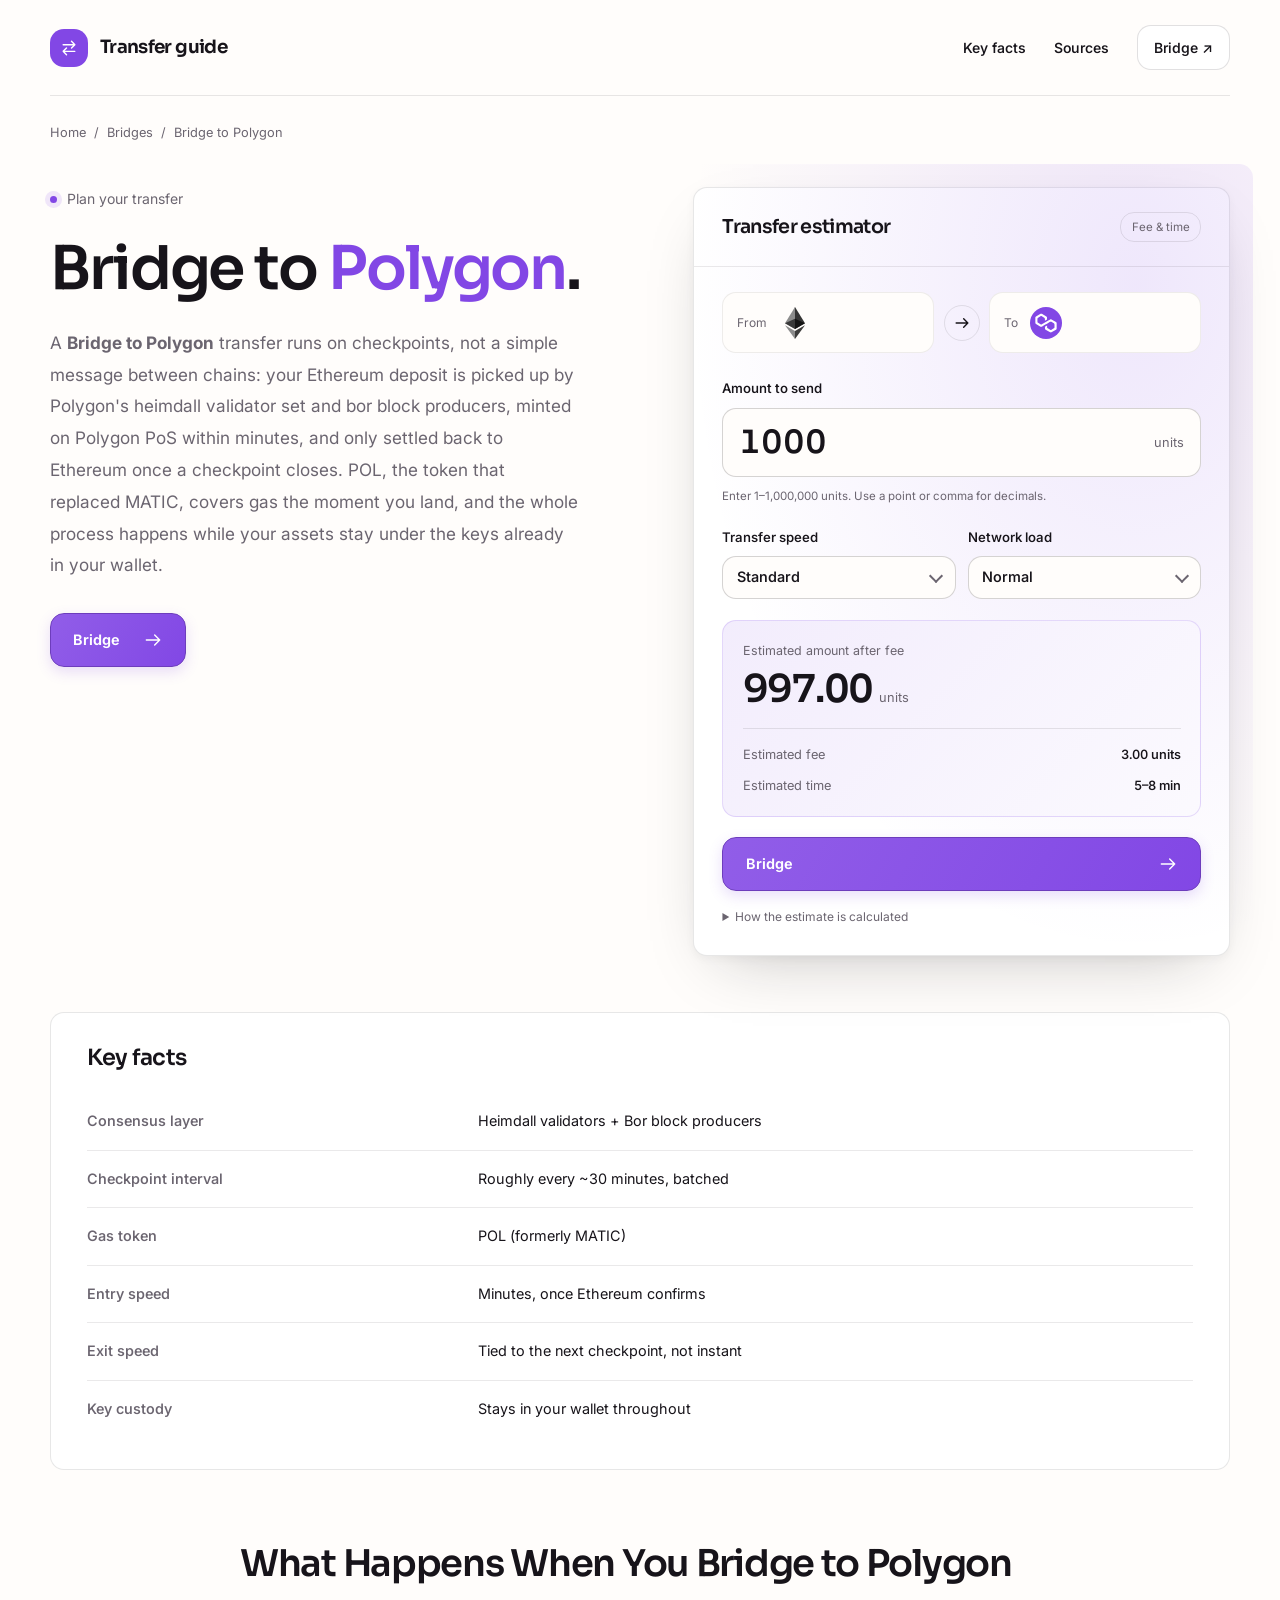
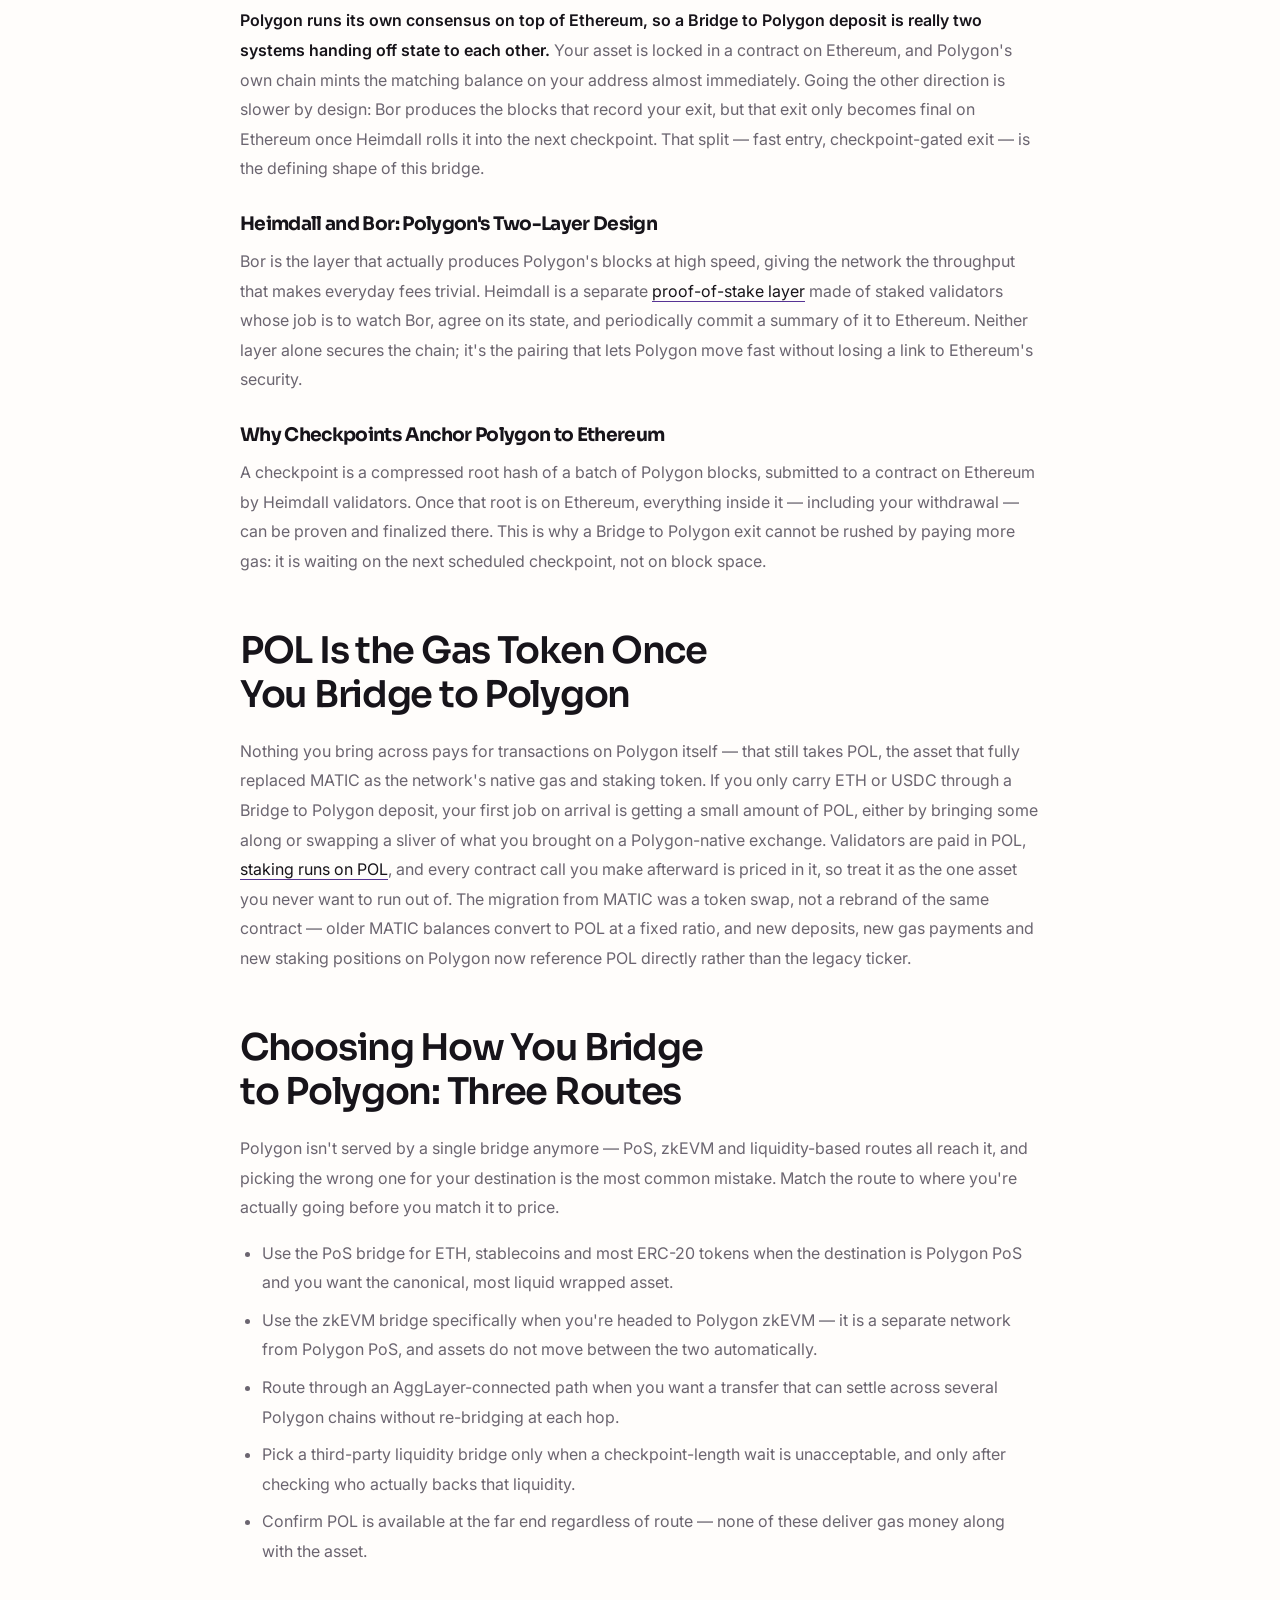
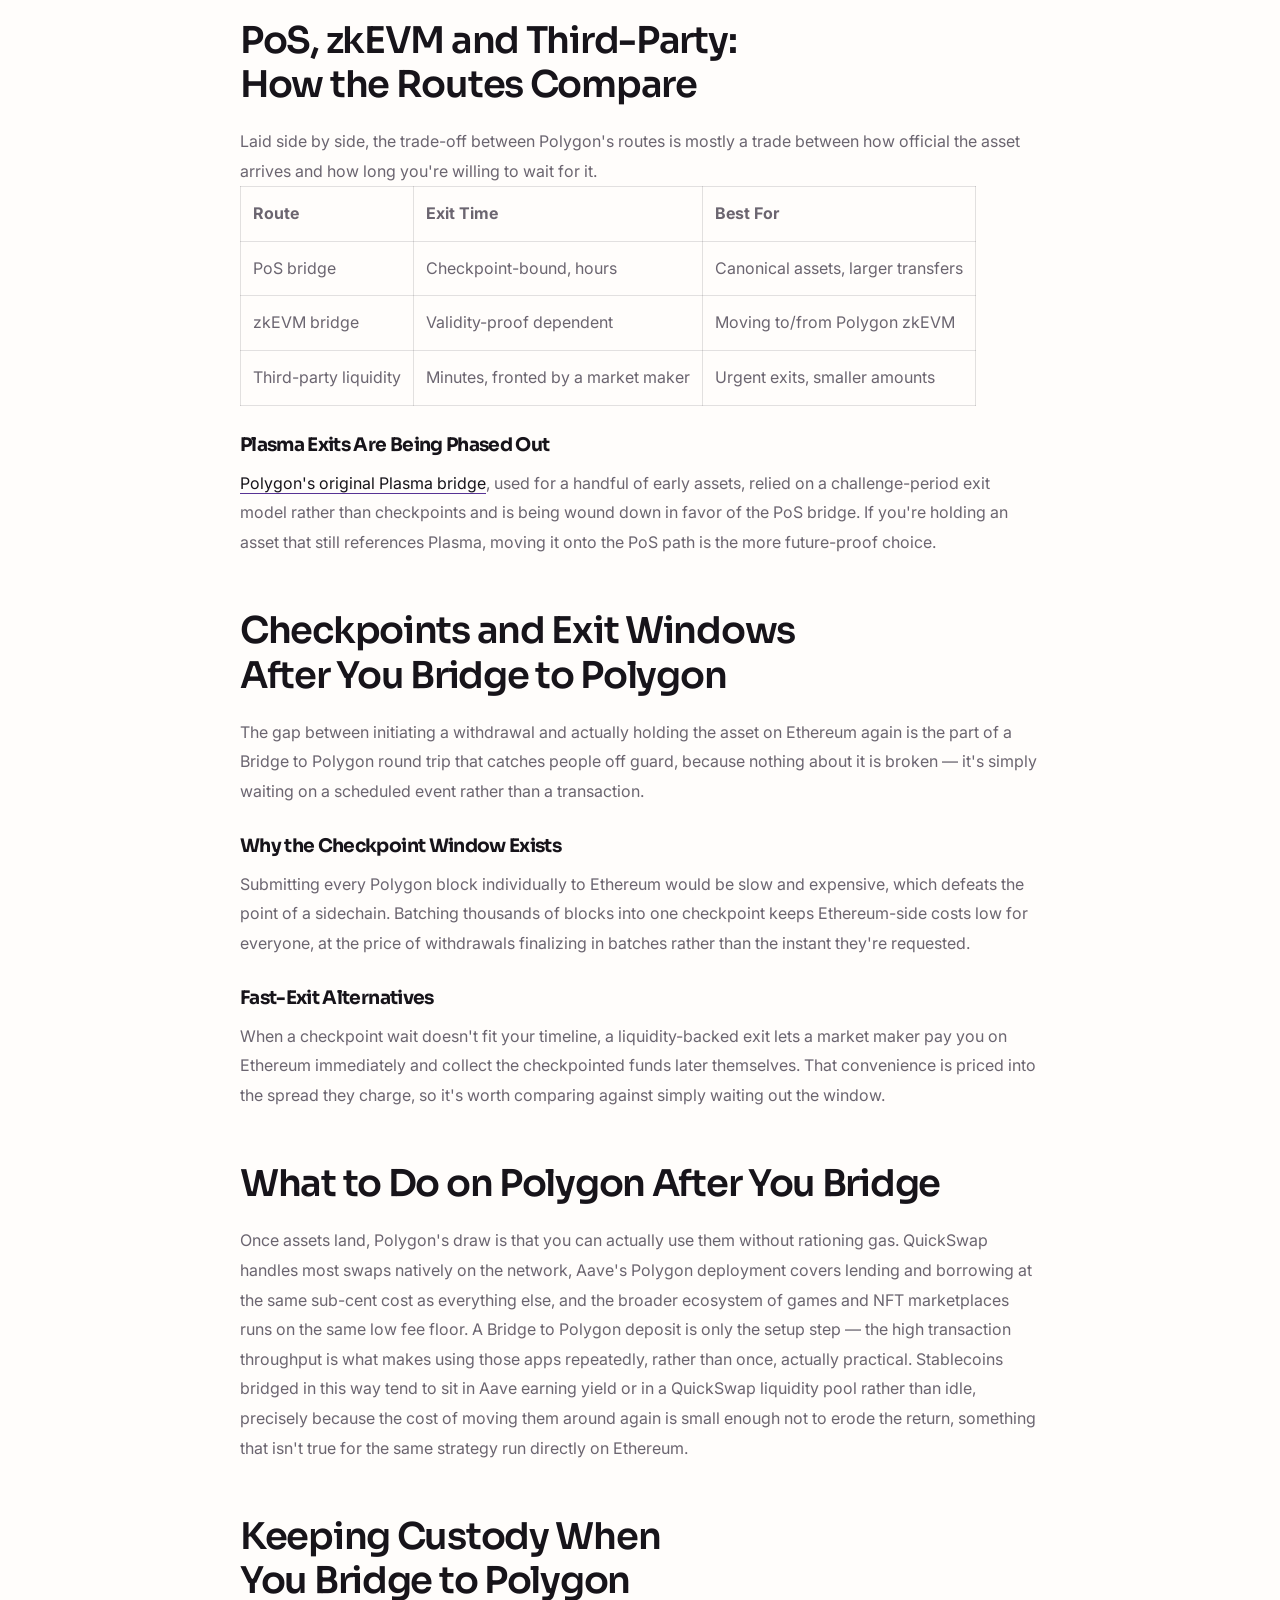
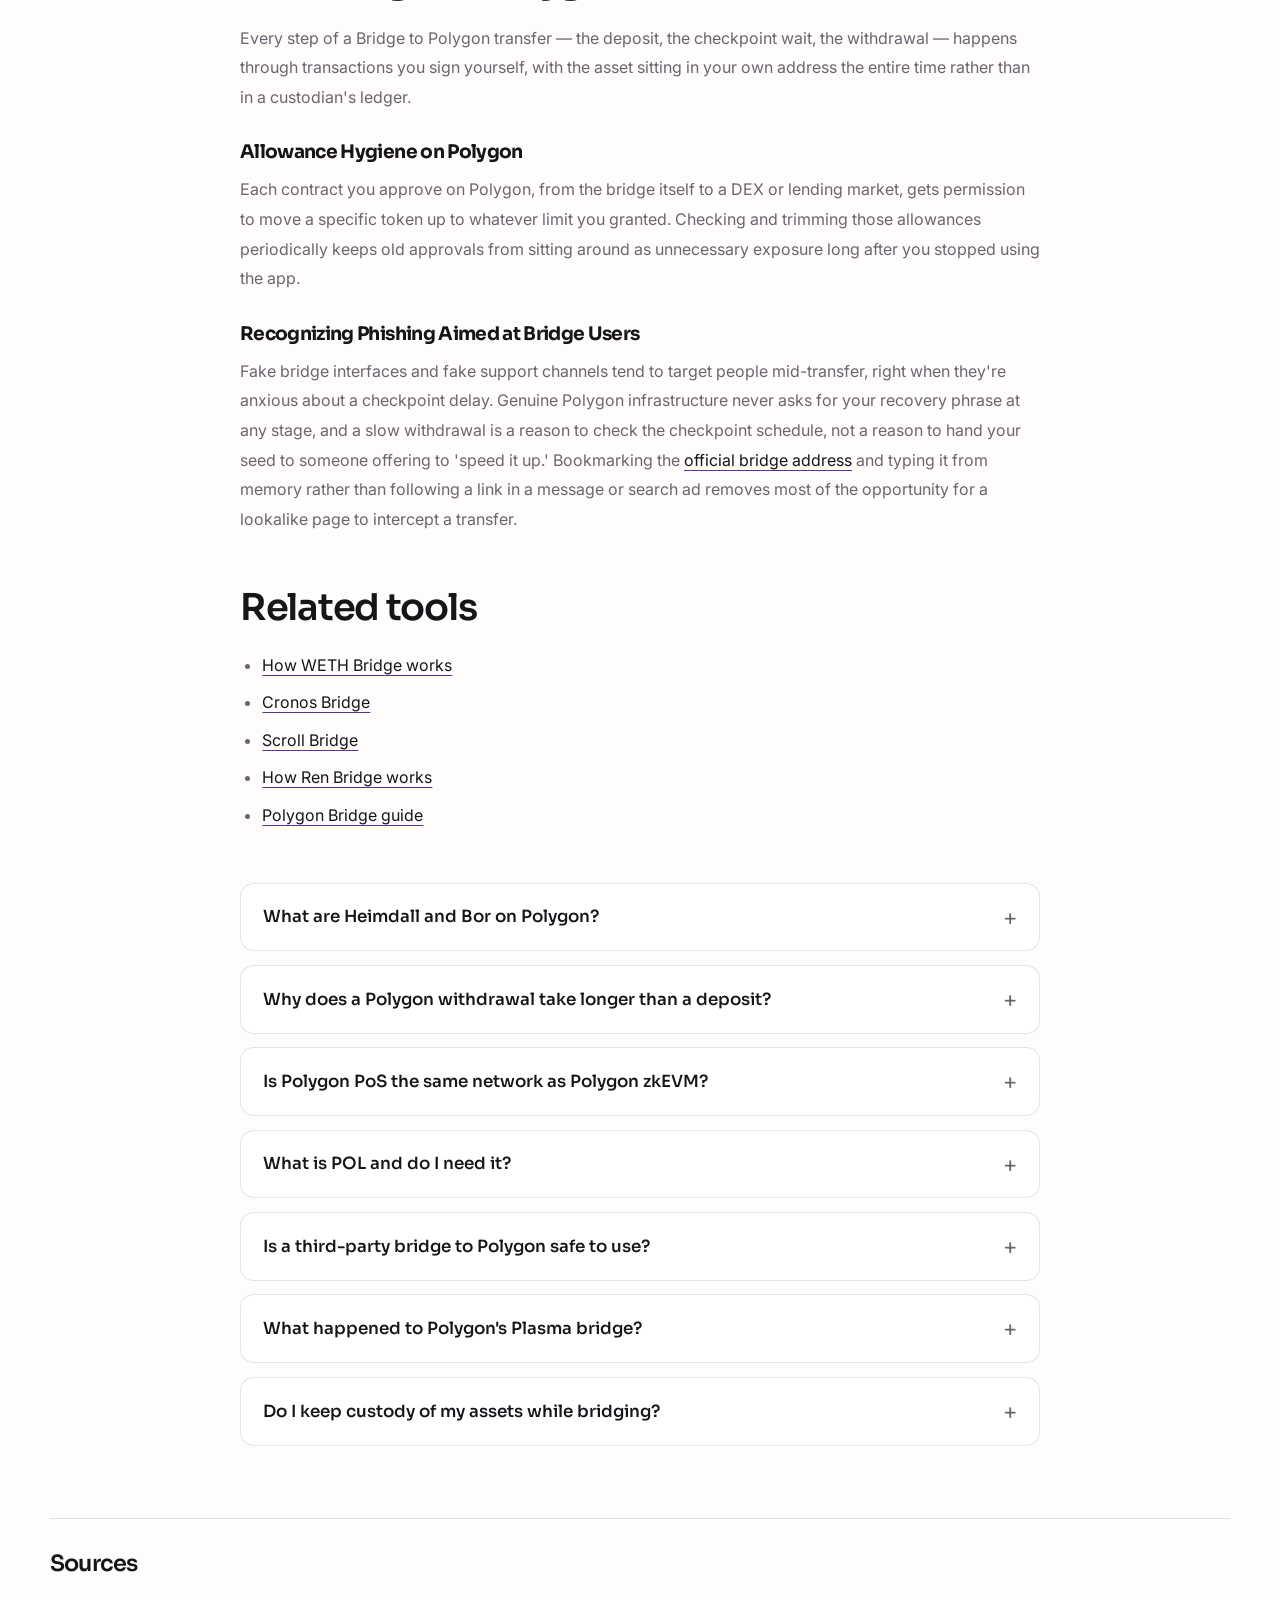
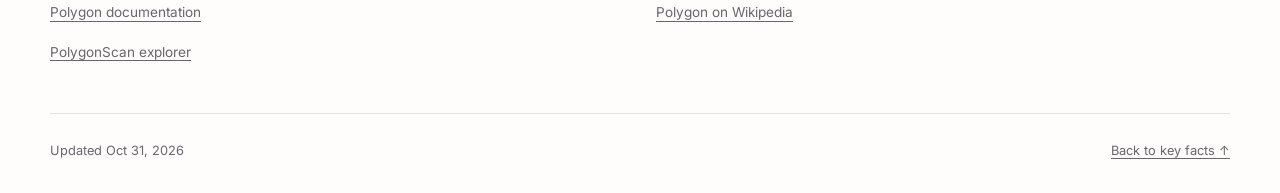
<file: index.html>
<!doctype html>
<html lang="en">
<head>
<meta charset="utf-8">
<meta name="viewport" content="width=device-width, initial-scale=1">
<title>Bridge to Polygon — Move ETH & Tokens to Polygon</title>
<meta name="description" content="Bridge to Polygon to move ETH, USDC and tokens from Ethereum to the Polygon network. See the route, fee and time before you sign, and keep your own keys.">
<link rel="canonical" href="https://bridge-to-polygon.github.io/">
<meta property="og:type" content="website">
<meta property="og:title" content="Bridge to Polygon">
<meta property="og:description" content="Bridge to Polygon to move ETH, USDC and tokens from Ethereum to the Polygon network. See the route, fee and time before you sign, and keep your own keys.">
<meta property="og:url" content="https://bridge-to-polygon.github.io/">
<meta property="og:image" content="https://bridge-to-polygon.github.io/og.png">
<meta name="twitter:card" content="summary_large_image">
<meta name="twitter:title" content="Bridge to Polygon">
<meta name="twitter:description" content="Bridge to Polygon to move ETH, USDC and tokens from Ethereum to the Polygon network. See the route, fee and time before you sign, and keep your own keys.">
<meta name="twitter:image" content="https://bridge-to-polygon.github.io/og.png">
<link rel="preconnect" href="https://fonts.googleapis.com"><link rel="preconnect" href="https://fonts.gstatic.com" crossorigin><link rel="stylesheet" href="https://fonts.googleapis.com/css2?family=Inter:wght@400;500;600;700&family=Sora:wght@500;600;700&display=swap">
<script type="application/ld+json">{"@context": "https://schema.org", "@graph": [{"@type": "WebSite", "@id": "https://bridge-to-polygon.github.io/#website", "url": "https://bridge-to-polygon.github.io/", "name": "Bridge to Polygon — Move ETH & Tokens to Polygon"}, {"@type": "WebPage", "@id": "https://bridge-to-polygon.github.io/#webpage", "url": "https://bridge-to-polygon.github.io/", "name": "Bridge to Polygon — Move ETH & Tokens to Polygon", "isPartOf": {"@id": "https://bridge-to-polygon.github.io/#website"}, "description": "Bridge to Polygon to move ETH, USDC and tokens from Ethereum to the Polygon network. See the route, fee and time before you sign, and keep your own keys.", "datePublished": "2026-10-31", "dateModified": "2026-10-31"}, {"@type": "SoftwareApplication", "name": "Bridge to Polygon", "applicationCategory": "FinanceApplication", "operatingSystem": "Web", "offers": {"@type": "Offer", "price": "0", "priceCurrency": "USD"}}, {"@type": "BreadcrumbList", "itemListElement": [{"@type": "ListItem", "position": 1, "name": "Home", "item": "https://bridge-to-polygon.github.io/"}, {"@type": "ListItem", "position": 2, "name": "Bridges"}, {"@type": "ListItem", "position": 3, "name": "Bridge to Polygon"}]}, {"@type": "FAQPage", "mainEntity": [{"@type": "Question", "name": "What are Heimdall and Bor on Polygon?", "acceptedAnswer": {"@type": "Answer", "text": "Bor is the layer that produces Polygon's blocks quickly; Heimdall is the proof-of-stake validator layer that agrees on Bor's state and checkpoints it to Ethereum. Together they let Polygon run fast while staying anchored to Ethereum's security."}}, {"@type": "Question", "name": "Why does a Polygon withdrawal take longer than a deposit?", "acceptedAnswer": {"@type": "Answer", "text": "Deposits only need Ethereum to confirm your transaction. Withdrawals wait for Heimdall to bundle Polygon blocks into a checkpoint and submit it to Ethereum, which runs on a fixed schedule rather than per-transaction."}}, {"@type": "Question", "name": "Is Polygon PoS the same network as Polygon zkEVM?", "acceptedAnswer": {"@type": "Answer", "text": "No. They are separate networks with separate bridges. Moving to Polygon zkEVM requires the zkEVM bridge, not the PoS bridge, and assets on one do not appear automatically on the other."}}, {"@type": "Question", "name": "What is POL and do I need it?", "acceptedAnswer": {"@type": "Answer", "text": "POL is the token that replaced MATIC as Polygon's gas and staking asset. You need a small balance of it to pay for any transaction on Polygon, regardless of which asset you bridged in."}}, {"@type": "Question", "name": "Is a third-party bridge to Polygon safe to use?", "acceptedAnswer": {"@type": "Answer", "text": "It can be, but it relies on that provider's own liquidity and trust assumptions rather than Polygon's checkpoint-secured canonical path. It's a reasonable trade for speed on smaller, time-sensitive transfers, less so for large ones."}}, {"@type": "Question", "name": "What happened to Polygon's Plasma bridge?", "acceptedAnswer": {"@type": "Answer", "text": "Plasma was Polygon's original exit mechanism for a small set of assets and is being phased out in favor of the checkpoint-based PoS bridge, which now covers the overwhelming majority of transfers."}}, {"@type": "Question", "name": "Do I keep custody of my assets while bridging?", "acceptedAnswer": {"@type": "Answer", "text": "Yes. Every step — deposit, checkpoint wait and withdrawal — is a transaction signed from your own wallet, and the asset stays at your address rather than passing through a custodian."}}]}]}</script>
<style>
:root{--bg:#FFFDFB;--surface:#FFFFFF;--text:#17141A;--muted:#6B6570;--accent:#8247E5;--accent-ink:#FFFFFF;--radius:14px;--display:"Sora";--body:"Inter"}
*{box-sizing:border-box}
html{scroll-behavior:smooth;scroll-padding-top:2rem}
body{margin:0;background:var(--bg);color:var(--text);font:400 1rem/1.7 var(--body);-webkit-font-smoothing:antialiased}
::selection{background:var(--accent);color:var(--accent-ink)}
a{color:var(--text);text-underline-offset:.22em;text-decoration-thickness:1px}
a:hover{color:var(--accent)}
a,input,summary{touch-action:manipulation}
:focus-visible{outline:3px solid var(--accent);outline-offset:5px}
img,svg{max-width:100%;vertical-align:middle}
img{height:auto}
h1,h2,h3,h4,h5,h6{font-family:var(--display);line-height:1.15;letter-spacing:-.035em;text-wrap:balance}
p{margin:0 0 1.25rem}
.cadafe5{width:min(1180px,calc(100% - 4rem));margin-inline:auto}
.c29beb2{position:absolute;top:1rem;left:1rem;transform:translateY(-180%);z-index:5;padding:.65rem 1rem;background:var(--surface);border-radius:var(--radius)}
.c29beb2:focus{transform:translateY(0)}
.cc02e73{min-height:96px;display:flex;align-items:center;justify-content:space-between;gap:2rem;border-bottom:1px solid color-mix(in srgb,var(--text) 10%,transparent)}
.cb3a5a1{display:flex;align-items:center;gap:.75rem;font:650 1.15rem/1.2 var(--display);letter-spacing:-.035em}
.c4521fb{display:grid;place-items:center;width:38px;height:38px;background:var(--accent);color:var(--accent-ink);border-radius:var(--radius)}
.c7836e3{width:20px;height:20px;fill:none;stroke:var(--text);stroke-width:1.7;stroke-linecap:round;stroke-linejoin:round;flex-shrink:0}
.c4521fb .c7836e3,.cf01d94 .c7836e3{stroke:var(--accent-ink)}
.c54d719{display:flex;align-items:center;gap:1.75rem;font-size:.875rem;font-weight:550}
.c54d719 a{text-decoration:none}
.c54d719 .ce59e77{padding:.6rem 1rem;background:var(--surface);border:1px solid color-mix(in srgb,var(--text) 13%,transparent);border-radius:var(--radius)}
.cc8886e{padding-block:1.6rem .5rem;font-size:.8rem;color:var(--muted);overflow-wrap:anywhere}
.cc7ce89{display:flex;flex-wrap:wrap;align-items:center;gap:.5rem;list-style:none;padding:0;margin:0;color:var(--muted)}
.cc7ce89 a{color:var(--muted);text-decoration:none}
.cc7ce89 a:hover{color:var(--text);text-decoration:underline}
.c977313{display:grid;grid-template-columns:minmax(0,1.08fr) minmax(0,1fr);gap:clamp(1.75rem,5vw,4rem);align-items:start;padding-block:2.25rem 3.5rem}
.cef6ea3{min-width:0}
.c935041{display:flex;align-items:center;gap:.6rem;margin-bottom:1.4rem;color:var(--muted);font-size:.875rem}
.c935041::before{content:"";width:7px;height:7px;border-radius:50%;background:var(--accent);box-shadow:0 0 0 5px color-mix(in srgb,var(--accent) 12%,transparent)}
h1{font-size:clamp(2.65rem,4.7vw,4.7rem);font-weight:600;margin:0 0 1.5rem;overflow-wrap:anywhere}
h1 em{font-style:normal;color:var(--accent)}
.cb0629b{font-size:1.075rem;line-height:1.85;color:var(--muted);max-width:48ch;margin-bottom:2rem}
.cf01d94{display:inline-flex;align-items:center;justify-content:center;gap:1.4rem;min-height:52px;padding:.85rem 1.4rem;background:linear-gradient(120deg,color-mix(in srgb,var(--accent) 88%,var(--surface)),var(--accent));color:var(--accent-ink);font-weight:650;font-size:.9rem;text-decoration:none;border:1px solid color-mix(in srgb,var(--accent) 80%,var(--text));border-radius:var(--radius);box-shadow:0 5px 14px color-mix(in srgb,var(--accent) 18%,transparent);transition:transform .18s ease,box-shadow .18s ease}
.cf01d94:hover{color:var(--accent-ink);transform:translateY(-2px);box-shadow:0 9px 24px color-mix(in srgb,var(--accent) 25%,transparent)}
.c4bd701{position:relative;isolation:isolate;min-width:0;background:var(--surface);border:1px solid color-mix(in srgb,var(--text) 10%,transparent);border-radius:var(--radius);box-shadow:0 24px 65px -28px color-mix(in srgb,var(--text) 28%,transparent),0 3px 10px color-mix(in srgb,var(--text) 4%,transparent)}
.c4bd701::before{content:"";position:absolute;inset:-1.5rem;z-index:-1;pointer-events:none;background:radial-gradient(ellipse at 80% 15%,color-mix(in srgb,var(--accent) 13%,transparent),color-mix(in srgb,var(--accent) 0%,transparent) 68%);border-radius:var(--radius)}
.cca3752{display:flex;align-items:center;justify-content:space-between;gap:1rem;padding:1.5rem 1.75rem;border-bottom:1px solid color-mix(in srgb,var(--text) 9%,transparent)}
.cca3752 h2{font-size:1.2rem;font-weight:600;margin:0}
.cdf474a{font-size:.72rem;line-height:1.4;color:var(--muted);padding:.35rem .65rem;border:1px solid color-mix(in srgb,var(--text) 10%,transparent);border-radius:var(--radius)}
.ca4ed8a{padding:1.6rem 1.75rem 1.75rem}
.c609bf4{display:grid;grid-template-columns:minmax(0,1fr) 36px minmax(0,1fr);align-items:center;gap:.6rem;margin-bottom:1.5rem}
.c4befd6{min-width:0;display:flex;align-items:center;gap:.75rem;padding:.85rem;background:var(--bg);border:1px solid color-mix(in srgb,var(--text) 7%,transparent);border-radius:var(--radius)}
.c73eda6{font-size:.75rem;color:var(--muted)}
.c5567bb{display:flex;align-items:center;justify-content:center;min-width:0;overflow-wrap:anywhere;line-height:1.25;font-size:.8rem}
.c5567bb img,.c5567bb svg{width:32px;max-height:32px;object-fit:contain}
.cbdac93{display:grid;place-items:center;height:36px;border:1px solid color-mix(in srgb,var(--text) 10%,transparent);border-radius:50%}
.c182225{display:block;margin-bottom:.5rem;font-size:.825rem;font-weight:550}
.c043495{display:grid;grid-template-columns:1fr 1fr;gap:.75rem;margin:0 0 1.3rem}
.c839350{min-width:0}
.c283e53{position:relative}
.c283e53::after{content:"";position:absolute;right:.9rem;top:50%;width:.5rem;height:.5rem;border-right:2px solid var(--muted);border-bottom:2px solid var(--muted);transform:translateY(-70%) rotate(45deg);pointer-events:none}
.c011845{width:100%;padding:.7rem 2rem .7rem .85rem;background:var(--bg);color:var(--text);border:1px solid color-mix(in srgb,var(--text) 18%,transparent);border-radius:var(--radius);font:550 .9rem/1.3 var(--body);appearance:none;-webkit-appearance:none;cursor:pointer}
.c011845:focus-visible{border-color:var(--accent);outline:none;box-shadow:0 0 0 3px color-mix(in srgb,var(--accent) 13%,transparent)}
.cbac7e7{display:flex;align-items:center;gap:.5rem;padding:.8rem 1rem;background:var(--bg);border:1px solid color-mix(in srgb,var(--text) 18%,transparent);border-radius:var(--radius)}
.cbac7e7:focus-within{border-color:var(--accent);box-shadow:0 0 0 3px color-mix(in srgb,var(--accent) 13%,transparent)}
.cbac7e7 input{width:100%;min-width:0;padding:0;border:0;outline:none;background:var(--bg);color:var(--text);font:550 2rem/1.3 var(--display);font-variant-numeric:tabular-nums}
.cbac7e7 input::placeholder{color:var(--muted)}
.cfc7c60{font-size:.8rem;color:var(--muted)}
.ccc4b4b{font-size:.72rem;line-height:1.6;color:var(--muted);margin:.6rem 0 1.3rem}
.c317391{font-size:.8rem;color:var(--text);margin:.6rem 0}
[hidden]{display:none!important}
.c19d49c{padding:1.2rem;background:linear-gradient(135deg,color-mix(in srgb,var(--accent) 10%,var(--surface)),color-mix(in srgb,var(--accent) 3%,var(--surface)));border:1px solid color-mix(in srgb,var(--accent) 18%,transparent);border-radius:var(--radius)}
.cee8524{display:block;color:var(--muted);font-size:.78rem;margin-bottom:.3rem}
.c3b5d03{display:block;font:600 clamp(1.9rem,3vw,2.6rem)/1.2 var(--display);letter-spacing:-.045em;font-variant-numeric:tabular-nums;overflow-wrap:anywhere}
.cec4e92{font:400 .8rem/1.5 var(--body);letter-spacing:0;color:var(--muted)}
.c45586c{display:grid;gap:.6rem;margin:1rem 0 0;padding-top:.9rem;border-top:1px solid color-mix(in srgb,var(--text) 10%,transparent);font-size:.8rem}
.c45586c div{display:flex;justify-content:space-between;gap:1rem}
.c45586c dt{color:var(--muted)}
.c45586c dd{margin:0;text-align:right;font-weight:550;font-variant-numeric:tabular-nums}
.c4bd701 .cf01d94{display:flex;width:100%;margin-top:1.25rem;justify-content:space-between}
.cf739b1{margin-top:1rem;color:var(--muted);font-size:.75rem}
.cf739b1 summary{cursor:pointer;text-underline-offset:.2em}
.cf739b1 summary:hover{color:var(--text)}
.cf739b1 p{margin:.7rem 0 0;line-height:1.7}
.cc23b41{padding:2rem 2.25rem;background:var(--surface);border:1px solid color-mix(in srgb,var(--text) 10%,transparent);border-radius:var(--radius)}
.c13305c{font-size:1.4rem;font-weight:600;margin:0 0 1.4rem}
.c3bec37{overflow-x:auto}
.cd74648{width:100%;border-collapse:collapse;text-align:left;font-size:.9rem}
.cd74648 caption{text-align:left;color:var(--muted);padding-bottom:1rem}
.cd74648 th,.cd74648 td{padding:1rem 1.1rem;border-bottom:1px solid color-mix(in srgb,var(--text) 9%,transparent);vertical-align:top;overflow-wrap:anywhere}
.cd74648 th{font-weight:550;color:var(--muted)}
.cd74648 th:first-child,.cd74648 td:first-child{padding-left:0}
.cd74648 th:last-child,.cd74648 td:last-child{padding-right:0}
.cd74648 tbody tr:last-child>*{border-bottom:0}
.ceacb41{width:min(800px,100%);margin:4.5rem auto}
.c09570f{margin-bottom:3.25rem;scroll-margin-top:2rem}
.c27ebb4{font:600 clamp(1.65rem,3vw,2.3rem)/1.2 var(--display);letter-spacing:-.035em;margin:0 0 1.25rem;text-wrap:balance}
.c8931cd{color:var(--muted);font:400 1rem/1.85 var(--body);overflow-wrap:anywhere}
.c8931cd h3,.c8931cd h4{color:var(--text);margin:1.8rem 0 .8rem}
.c8931cd strong{color:var(--text);font-weight:600}
.c8931cd a,.c0b5df5 a,.c9abc37 a{text-decoration-color:color-mix(in srgb,var(--accent) 60%,var(--text))}
.c8931cd ul,.c8931cd ol,.c0b5df5 ul,.c0b5df5 ol{padding-left:1.4rem}
.c8931cd li+li,.c0b5df5 li+li{margin-top:.5rem}
.c8931cd blockquote{margin:1.8rem 0;padding:.3rem 0 .3rem 1.25rem;border-left:3px solid var(--accent);color:var(--text)}
.c8931cd blockquote p:last-child{margin-bottom:0}
.c8931cd table{display:block;max-width:100%;overflow-x:auto;border-collapse:collapse}
.c8931cd th,.c8931cd td{padding:.75rem;border:1px solid color-mix(in srgb,var(--text) 12%,transparent);text-align:left}
.c8931cd code,.c8931cd pre{font-family:var(--body);background:var(--surface);border-radius:var(--radius)}
.c8931cd pre{padding:1rem;overflow-x:auto}
.c496872{margin:.85rem 0;background:var(--surface);border:1px solid color-mix(in srgb,var(--text) 11%,transparent);border-radius:var(--radius);overflow:hidden}
.c512286{position:relative;list-style:none;cursor:pointer;padding:1.3rem 3.8rem 1.3rem 1.4rem;font:550 1.05rem/1.5 var(--display);color:var(--text)}
.c512286::-webkit-details-marker{display:none}
.c512286::after{content:"+";position:absolute;right:1.4rem;top:1.25rem;font:400 1.4rem/1.2 var(--body);color:var(--muted)}
.c496872[open]>.c512286::after{content:"−"}
.c496872[open]{border-color:color-mix(in srgb,var(--accent) 40%,transparent)}
.c512286:focus-visible{outline-offset:-5px}
.c0b5df5{padding:0 1.4rem 1.4rem;color:var(--muted);font-size:.95rem;line-height:1.8;overflow-wrap:anywhere}
.c0b5df5 p:last-child{margin-bottom:0}
.c30ef9d{padding:2rem 0 3rem;border-top:1px solid color-mix(in srgb,var(--text) 12%,transparent)}
.caa3989{display:grid;grid-template-columns:repeat(2,minmax(0,1fr));gap:.75rem 2rem;list-style:none;padding:0;margin:0}
.c9abc37{font-size:.85rem;color:var(--muted);overflow-wrap:anywhere;padding:.65rem 0}
.c103752{display:flex;align-items:center;justify-content:space-between;gap:1.5rem;padding-block:1.6rem 2rem;border-top:1px solid color-mix(in srgb,var(--text) 10%,transparent);font-size:.8rem;color:var(--muted)}
.c103752 p{margin:0}
.c103752 a{color:var(--muted)}
@media(min-width:1500px){.c977313{padding-block:2.75rem 4rem}}
@media(max-width:900px){.c977313{gap:2rem}.cca3752,.ca4ed8a{padding:1.25rem}.c4befd6{padding:.65rem;gap:.5rem}.c54d719{gap:1rem}}
@media(max-width:760px){.cadafe5{width:calc(100% - 2.5rem)}.cc02e73{min-height:80px;gap:1rem}.c54d719 .ca3e522{display:none}.c977313{grid-template-columns:1fr;padding-block:2.5rem 3rem;gap:2.5rem}.cef6ea3{max-width:600px}h1{font-size:clamp(2.6rem,9vw,4rem)}.cb0629b{max-width:55ch}.c4bd701{width:100%;max-width:520px;justify-self:center}.c4bd701::before{inset:-.75rem}.cc23b41{padding:1.5rem}.ceacb41{margin-block:3rem}.caa3989{grid-template-columns:1fr;gap:.25rem}.c103752{align-items:flex-start;flex-direction:column;gap:.6rem}}
@media(max-width:380px){.cadafe5{width:calc(100% - 2rem)}.cb3a5a1{font-size:1rem;gap:.5rem}.c4521fb{width:30px;height:30px}.c54d719 .ce59e77{padding:.55rem .7rem}.cca3752,.ca4ed8a{padding:1rem}.c609bf4{gap:.4rem;grid-template-columns:minmax(0,1fr) 28px minmax(0,1fr)}.cbdac93{height:28px}.c4befd6{flex-direction:column;align-items:flex-start}.cc23b41{padding:1.1rem}}
@media(prefers-reduced-motion:reduce){html{scroll-behavior:auto}.cf01d94{transition:none}}
</style>
</head>
<body>
<a class="c29beb2" href="#content">Skip to content</a>
<div class="cadafe5">
<nav class="cc02e73" aria-label="Primary navigation">
<div class="cb3a5a1"><span class="c4521fb" aria-hidden="true"><svg class="c7836e3" viewBox="0 0 24 24"><path d="M5 8h14m-4-4 4 4-4 4M19 16H5m4-4-4 4 4 4"/></svg></span>Transfer guide</div>
<div class="c54d719"><a class="ca3e522" href="#key-facts">Key facts</a><a class="ca3e522" href="#sources">Sources</a><a class="ce59e77" href="dashboard/">Bridge <span aria-hidden="true">↗</span></a></div>
</nav>
<div class="cc8886e"><nav class="cc7ce89" aria-label="Breadcrumb"><a href="dashboard/">Home</a> <span>/</span> <span>Bridges</span> <span>/</span> <span>Bridge to Polygon</span></nav></div>
<header class="c977313">
<div class="cef6ea3">
<p class="c935041">Plan your transfer</p>
<h1>Bridge to <em>Polygon</em>.</h1>
<p class="cb0629b">A <strong>Bridge to Polygon</strong> transfer runs on checkpoints, not a simple message between chains: your Ethereum deposit is picked up by Polygon's heimdall validator set and bor block producers, minted on Polygon PoS within minutes, and only settled back to Ethereum once a checkpoint closes. POL, the token that replaced MATIC, covers gas the moment you land, and the whole process happens while your assets stay under the keys already in your wallet.</p>
<a class="cf01d94" href="dashboard/">Bridge <svg class="c7836e3" viewBox="0 0 24 24" aria-hidden="true"><path d="M4 12h16m-6-6 6 6-6 6"/></svg></a>
</div>
<aside class="c4bd701" aria-labelledby="estimator-title">
<div class="cca3752"><h2 id="estimator-title">Transfer estimator</h2><span class="cdf474a">Fee &amp; time</span></div>
<div class="ca4ed8a">
<div class="c609bf4">
<div class="c4befd6"><span class="c73eda6">From</span><div class="c5567bb"><img src="assets/tokens/eth.svg" alt="Ethereum" width="28" height="28"></div></div>
<span class="cbdac93" aria-hidden="true"><svg class="c7836e3" viewBox="0 0 24 24"><path d="M5 12h14m-5-5 5 5-5 5"/></svg></span>
<div class="c4befd6"><span class="c73eda6">To</span><div class="c5567bb"><img src="assets/tokens/polygon.svg" alt="Polygon" width="28" height="28"></div></div>
</div>
<label class="c182225" for="amount">Amount to send</label>
<div class="cbac7e7"><input id="amount" type="text" inputmode="decimal" value="1000" maxlength="20" autocomplete="off" spellcheck="false" aria-describedby="amount-help amount-error"><span class="cfc7c60">units</span></div>
<p class="ccc4b4b" id="amount-help">Enter 1–1,000,000 units. Use a point or comma for decimals.</p>
<p class="c317391" id="amount-error" role="status" hidden></p>
<div class="c043495">
<div class="c839350"><label class="c182225" for="speed">Transfer speed</label><div class="c283e53"><select id="speed" class="c011845"><option value="std">Standard</option><option value="fast">Fast</option><option value="prio">Priority</option></select></div></div>
<div class="c839350"><label class="c182225" for="load">Network load</label><div class="c283e53"><select id="load" class="c011845"><option value="normal">Normal</option><option value="busy">Busy</option></select></div></div>
</div>
<div class="c19d49c" aria-live="polite" aria-atomic="true">
<span class="cee8524">Estimated amount after fee</span>
<div class="c3b5d03"><output id="net" for="amount">—</output> <span class="cec4e92">units</span></div>
<dl class="c45586c"><div><dt>Estimated fee</dt><dd><output id="fee" for="amount">—</output></dd></div><div><dt>Estimated time</dt><dd><output id="time" for="amount">—</output></dd></div></dl>
</div>
<a class="cf01d94" href="dashboard/">Bridge <svg class="c7836e3" viewBox="0 0 24 24" aria-hidden="true"><path d="M4 12h16m-6-6 6 6-6 6"/></svg></a>
<details class="cf739b1"><summary>How the estimate is calculated</summary><p>Fee = 0.50 units + 0.25% of the amount, rounded to two decimals. The remaining amount is the input minus the fee. Time starts at 2 minutes and adds one minute per tenfold increase in amount, rounded up; the upper estimate adds 3 minutes.</p></details>
<noscript><p class="ccc4b4b">Enable JavaScript to calculate the fee and time from your amount.</p></noscript>
</div>
</aside>
</header>
<section class="cc23b41" id="key-facts" aria-labelledby="facts-title"><h2 class="c13305c" id="facts-title">Key facts</h2><div class="c3bec37"><table class="cd74648"><tbody><tr><th scope="row">Consensus layer</th><td>Heimdall validators + Bor block producers</td></tr>
<tr><th scope="row">Checkpoint interval</th><td>Roughly every ~30 minutes, batched</td></tr>
<tr><th scope="row">Gas token</th><td>POL (formerly MATIC)</td></tr>
<tr><th scope="row">Entry speed</th><td>Minutes, once Ethereum confirms</td></tr>
<tr><th scope="row">Exit speed</th><td>Tied to the next checkpoint, not instant</td></tr>
<tr><th scope="row">Key custody</th><td>Stays in your wallet throughout</td></tr></tbody></table></div></section>
<main class="ceacb41" id="content" tabindex="-1">
<section class="c09570f"><h2 class="c27ebb4">What Happens When You Bridge to Polygon</h2><div class="c8931cd"><strong>Polygon runs its own consensus on top of Ethereum, so a Bridge to Polygon deposit is really two systems handing off state to each other.</strong> Your asset is locked in a contract on Ethereum, and Polygon's own chain mints the matching balance on your address almost immediately. Going the other direction is slower by design: Bor produces the blocks that record your exit, but that exit only becomes final on Ethereum once Heimdall rolls it into the next checkpoint. That split — fast entry, checkpoint-gated exit — is the defining shape of this bridge.<h3>Heimdall and Bor: Polygon's Two-Layer Design</h3>Bor is the layer that actually produces Polygon's blocks at high speed, giving the network the throughput that makes everyday fees trivial. Heimdall is a separate <a href="https://en.wikipedia.org/wiki/Polygon_(blockchain)" rel="nofollow noopener" target="_blank">proof-of-stake layer</a> made of staked validators whose job is to watch Bor, agree on its state, and periodically commit a summary of it to Ethereum. Neither layer alone secures the chain; it's the pairing that lets Polygon move fast without losing a link to Ethereum's security.<h3>Why Checkpoints Anchor Polygon to Ethereum</h3>A checkpoint is a compressed root hash of a batch of Polygon blocks, submitted to a contract on Ethereum by Heimdall validators. Once that root is on Ethereum, everything inside it — including your withdrawal — can be proven and finalized there. This is why a Bridge to Polygon exit cannot be rushed by paying more gas: it is waiting on the next scheduled checkpoint, not on block space.</div></section>
<section class="c09570f"><h2 class="c27ebb4">POL Is the Gas Token Once You Bridge to Polygon</h2><div class="c8931cd">Nothing you bring across pays for transactions on Polygon itself — that still takes POL, the asset that fully replaced MATIC as the network's native gas and staking token. If you only carry ETH or USDC through a Bridge to Polygon deposit, your first job on arrival is getting a small amount of POL, either by bringing some along or swapping a sliver of what you brought on a Polygon-native exchange. Validators are paid in POL, <a href="https://docs.polygon.technology/" rel="nofollow noopener" target="_blank">staking runs on POL</a>, and every contract call you make afterward is priced in it, so treat it as the one asset you never want to run out of. The migration from MATIC was a token swap, not a rebrand of the same contract — older MATIC balances convert to POL at a fixed ratio, and new deposits, new gas payments and new staking positions on Polygon now reference POL directly rather than the legacy ticker.</div></section>
<section class="c09570f"><h2 class="c27ebb4">Choosing How You Bridge to Polygon: Three Routes</h2><div class="c8931cd">Polygon isn't served by a single bridge anymore — PoS, zkEVM and liquidity-based routes all reach it, and picking the wrong one for your destination is the most common mistake. Match the route to where you're actually going before you match it to price.<ul><li>Use the PoS bridge for ETH, stablecoins and most ERC-20 tokens when the destination is Polygon PoS and you want the canonical, most liquid wrapped asset.</li><li>Use the zkEVM bridge specifically when you're headed to Polygon zkEVM — it is a separate network from Polygon PoS, and assets do not move between the two automatically.</li><li>Route through an AggLayer-connected path when you want a transfer that can settle across several Polygon chains without re-bridging at each hop.</li><li>Pick a third-party liquidity bridge only when a checkpoint-length wait is unacceptable, and only after checking who actually backs that liquidity.</li><li>Confirm POL is available at the far end regardless of route — none of these deliver gas money along with the asset.</li></ul></div></section>
<section class="c09570f"><h2 class="c27ebb4">PoS, zkEVM and Third-Party: How the Routes Compare</h2><div class="c8931cd">Laid side by side, the trade-off between Polygon's routes is mostly a trade between how official the asset arrives and how long you're willing to wait for it.<table><thead><tr><th>Route</th><th>Exit Time</th><th>Best For</th></tr></thead><tbody><tr><td>PoS bridge</td><td>Checkpoint-bound, hours</td><td>Canonical assets, larger transfers</td></tr><tr><td>zkEVM bridge</td><td>Validity-proof dependent</td><td>Moving to/from Polygon zkEVM</td></tr><tr><td>Third-party liquidity</td><td>Minutes, fronted by a market maker</td><td>Urgent exits, smaller amounts</td></tr></tbody></table><h3>Plasma Exits Are Being Phased Out</h3><a href="https://docs.polygon.technology/" rel="nofollow noopener" target="_blank">Polygon's original Plasma bridge</a>, used for a handful of early assets, relied on a challenge-period exit model rather than checkpoints and is being wound down in favor of the PoS bridge. If you're holding an asset that still references Plasma, moving it onto the PoS path is the more future-proof choice.</div></section>
<section class="c09570f"><h2 class="c27ebb4">Checkpoints and Exit Windows After You Bridge to Polygon</h2><div class="c8931cd">The gap between initiating a withdrawal and actually holding the asset on Ethereum again is the part of a Bridge to Polygon round trip that catches people off guard, because nothing about it is broken — it's simply waiting on a scheduled event rather than a transaction.<h3>Why the Checkpoint Window Exists</h3>Submitting every Polygon block individually to Ethereum would be slow and expensive, which defeats the point of a sidechain. Batching thousands of blocks into one checkpoint keeps Ethereum-side costs low for everyone, at the price of withdrawals finalizing in batches rather than the instant they're requested.<h3>Fast-Exit Alternatives</h3>When a checkpoint wait doesn't fit your timeline, a liquidity-backed exit lets a market maker pay you on Ethereum immediately and collect the checkpointed funds later themselves. That convenience is priced into the spread they charge, so it's worth comparing against simply waiting out the window.</div></section>
<section class="c09570f"><h2 class="c27ebb4">What to Do on Polygon After You Bridge</h2><div class="c8931cd">Once assets land, Polygon's draw is that you can actually use them without rationing gas. QuickSwap handles most swaps natively on the network, Aave's Polygon deployment covers lending and borrowing at the same sub-cent cost as everything else, and the broader ecosystem of games and NFT marketplaces runs on the same low fee floor. A Bridge to Polygon deposit is only the setup step — the high transaction throughput is what makes using those apps repeatedly, rather than once, actually practical. Stablecoins bridged in this way tend to sit in Aave earning yield or in a QuickSwap liquidity pool rather than idle, precisely because the cost of moving them around again is small enough not to erode the return, something that isn't true for the same strategy run directly on Ethereum.</div></section>
<section class="c09570f"><h2 class="c27ebb4">Keeping Custody When You Bridge to Polygon</h2><div class="c8931cd">Every step of a Bridge to Polygon transfer — the deposit, the checkpoint wait, the withdrawal — happens through transactions you sign yourself, with the asset sitting in your own address the entire time rather than in a custodian's ledger.<h3>Allowance Hygiene on Polygon</h3>Each contract you approve on Polygon, from the bridge itself to a DEX or lending market, gets permission to move a specific token up to whatever limit you granted. Checking and trimming those allowances periodically keeps old approvals from sitting around as unnecessary exposure long after you stopped using the app.<h3>Recognizing Phishing Aimed at Bridge Users</h3>Fake bridge interfaces and fake support channels tend to target people mid-transfer, right when they're anxious about a checkpoint delay. Genuine Polygon infrastructure never asks for your recovery phrase at any stage, and a slow withdrawal is a reason to check the checkpoint schedule, not a reason to hand your seed to someone offering to 'speed it up.' Bookmarking the <a href="https://polygonscan.com/" rel="nofollow noopener" target="_blank">official bridge address</a> and typing it from memory rather than following a link in a message or search ad removes most of the opportunity for a lookalike page to intercept a transfer.</div></section><section class="c09570f c8f4c5c" id="related"><h2 class="c27ebb4">Related tools</h2><div class="c8931cd"><ul><li><a href="https://bridge-weth.github.io/">How WETH Bridge works</a></li><li><a href="https://cronos-bridge.github.io/">Cronos Bridge</a></li><li><a href="https://bridge-scroll.github.io/">Scroll Bridge</a></li><li><a href="https://ren-bridge.github.io/">How Ren Bridge works</a></li><li><a href="https://polygon-bridge-app.github.io/">Polygon Bridge guide</a></li></ul></div></section>
<details class="c496872"><summary class="c512286">What are Heimdall and Bor on Polygon?</summary><div class="c0b5df5">Bor is the layer that produces Polygon's blocks quickly; Heimdall is the proof-of-stake validator layer that agrees on Bor's state and checkpoints it to Ethereum. Together they let Polygon run fast while staying anchored to Ethereum's security.</div></details>
<details class="c496872"><summary class="c512286">Why does a Polygon withdrawal take longer than a deposit?</summary><div class="c0b5df5">Deposits only need Ethereum to confirm your transaction. Withdrawals wait for Heimdall to bundle Polygon blocks into a checkpoint and submit it to Ethereum, which runs on a fixed schedule rather than per-transaction.</div></details>
<details class="c496872"><summary class="c512286">Is Polygon PoS the same network as Polygon zkEVM?</summary><div class="c0b5df5">No. They are separate networks with separate bridges. Moving to Polygon zkEVM requires the zkEVM bridge, not the PoS bridge, and assets on one do not appear automatically on the other.</div></details>
<details class="c496872"><summary class="c512286">What is POL and do I need it?</summary><div class="c0b5df5">POL is the token that replaced MATIC as Polygon's gas and staking asset. You need a small balance of it to pay for any transaction on Polygon, regardless of which asset you bridged in.</div></details>
<details class="c496872"><summary class="c512286">Is a third-party bridge to Polygon safe to use?</summary><div class="c0b5df5">It can be, but it relies on that provider's own liquidity and trust assumptions rather than Polygon's checkpoint-secured canonical path. It's a reasonable trade for speed on smaller, time-sensitive transfers, less so for large ones.</div></details>
<details class="c496872"><summary class="c512286">What happened to Polygon's Plasma bridge?</summary><div class="c0b5df5">Plasma was Polygon's original exit mechanism for a small set of assets and is being phased out in favor of the checkpoint-based PoS bridge, which now covers the overwhelming majority of transfers.</div></details>
<details class="c496872"><summary class="c512286">Do I keep custody of my assets while bridging?</summary><div class="c0b5df5">Yes. Every step — deposit, checkpoint wait and withdrawal — is a transaction signed from your own wallet, and the asset stays at your address rather than passing through a custodian.</div></details>
</main>
<section class="c30ef9d" id="sources" aria-labelledby="sources-title"><h2 class="c13305c" id="sources-title">Sources</h2><ul class="caa3989"><li><a class="c9abc37" href="https://docs.polygon.technology/" rel="nofollow noopener" target="_blank">Polygon documentation</a></li>
<li><a class="c9abc37" href="https://en.wikipedia.org/wiki/Polygon_(blockchain)" rel="nofollow noopener" target="_blank">Polygon on Wikipedia</a></li>
<li><a class="c9abc37" href="https://polygonscan.com/" rel="nofollow noopener" target="_blank">PolygonScan explorer</a></li></ul></section>
<footer class="c103752"><p>Updated Oct 31, 2026</p><a href="#key-facts">Back to key facts <span aria-hidden="true">↑</span></a></footer>
</div>
<script>
(() => {
  const amount = document.getElementById('amount');
  const net = document.getElementById('net');
  const fee = document.getElementById('fee');
  const time = document.getElementById('time');
  const error = document.getElementById('amount-error');
  const speed = document.getElementById('speed');
  const load = document.getElementById('load');
  const SPEED = { std: [1, 1], fast: [1.6, 0.5], prio: [2.4, 0.3] };
  const LOAD = { normal: 0, busy: 3 };
  const format = new Intl.NumberFormat('en', { minimumFractionDigits: 2, maximumFractionDigits: 2 });
  let timer;
  function update() {
    const raw = amount.value.trim();
    const validFormat = /^(?:\d+(?:[.,]\d{1,2})?|[.,]\d{1,2})$/.test(raw);
    const value = Number(raw.replace(',', '.'));
    if (!validFormat || !Number.isFinite(value) || value < 1 || value > 1000000) {
      amount.setAttribute('aria-invalid', 'true');
      error.textContent = raw === '' ? 'Enter an amount to calculate your estimate.' : 'Enter a number from 1 to 1,000,000 with up to two decimal places.';
      error.hidden = false;
      net.textContent = '—';
      fee.textContent = '—';
      time.textContent = '—';
      return;
    }
    amount.removeAttribute('aria-invalid');
    error.hidden = true;
    error.textContent = '';
    const [feeMul, timeMul] = SPEED[speed.value] || SPEED.std;
    const extra = LOAD[load.value] || 0;
    const amountCents = Math.round(value * 100);
    const feeCents = Math.round((50 + amountCents * 0.0025) * feeMul);
    const base = Math.max(1, Math.round((2 + Math.ceil(Math.log10(value))) * timeMul));
    const minutes = base + extra;
    net.textContent = format.format((amountCents - feeCents) / 100);
    fee.textContent = format.format(feeCents / 100) + ' units';
    time.textContent = minutes + '–' + (minutes + 3) + ' min';
  }
  amount.addEventListener('input', () => {
    clearTimeout(timer);
    timer = setTimeout(update, 180);
  });
  amount.addEventListener('change', () => {
    clearTimeout(timer);
    update();
  });
  speed.addEventListener('change', update);
  load.addEventListener('change', update);
  update();
})();
</script>
</body>
</html>
</file>
